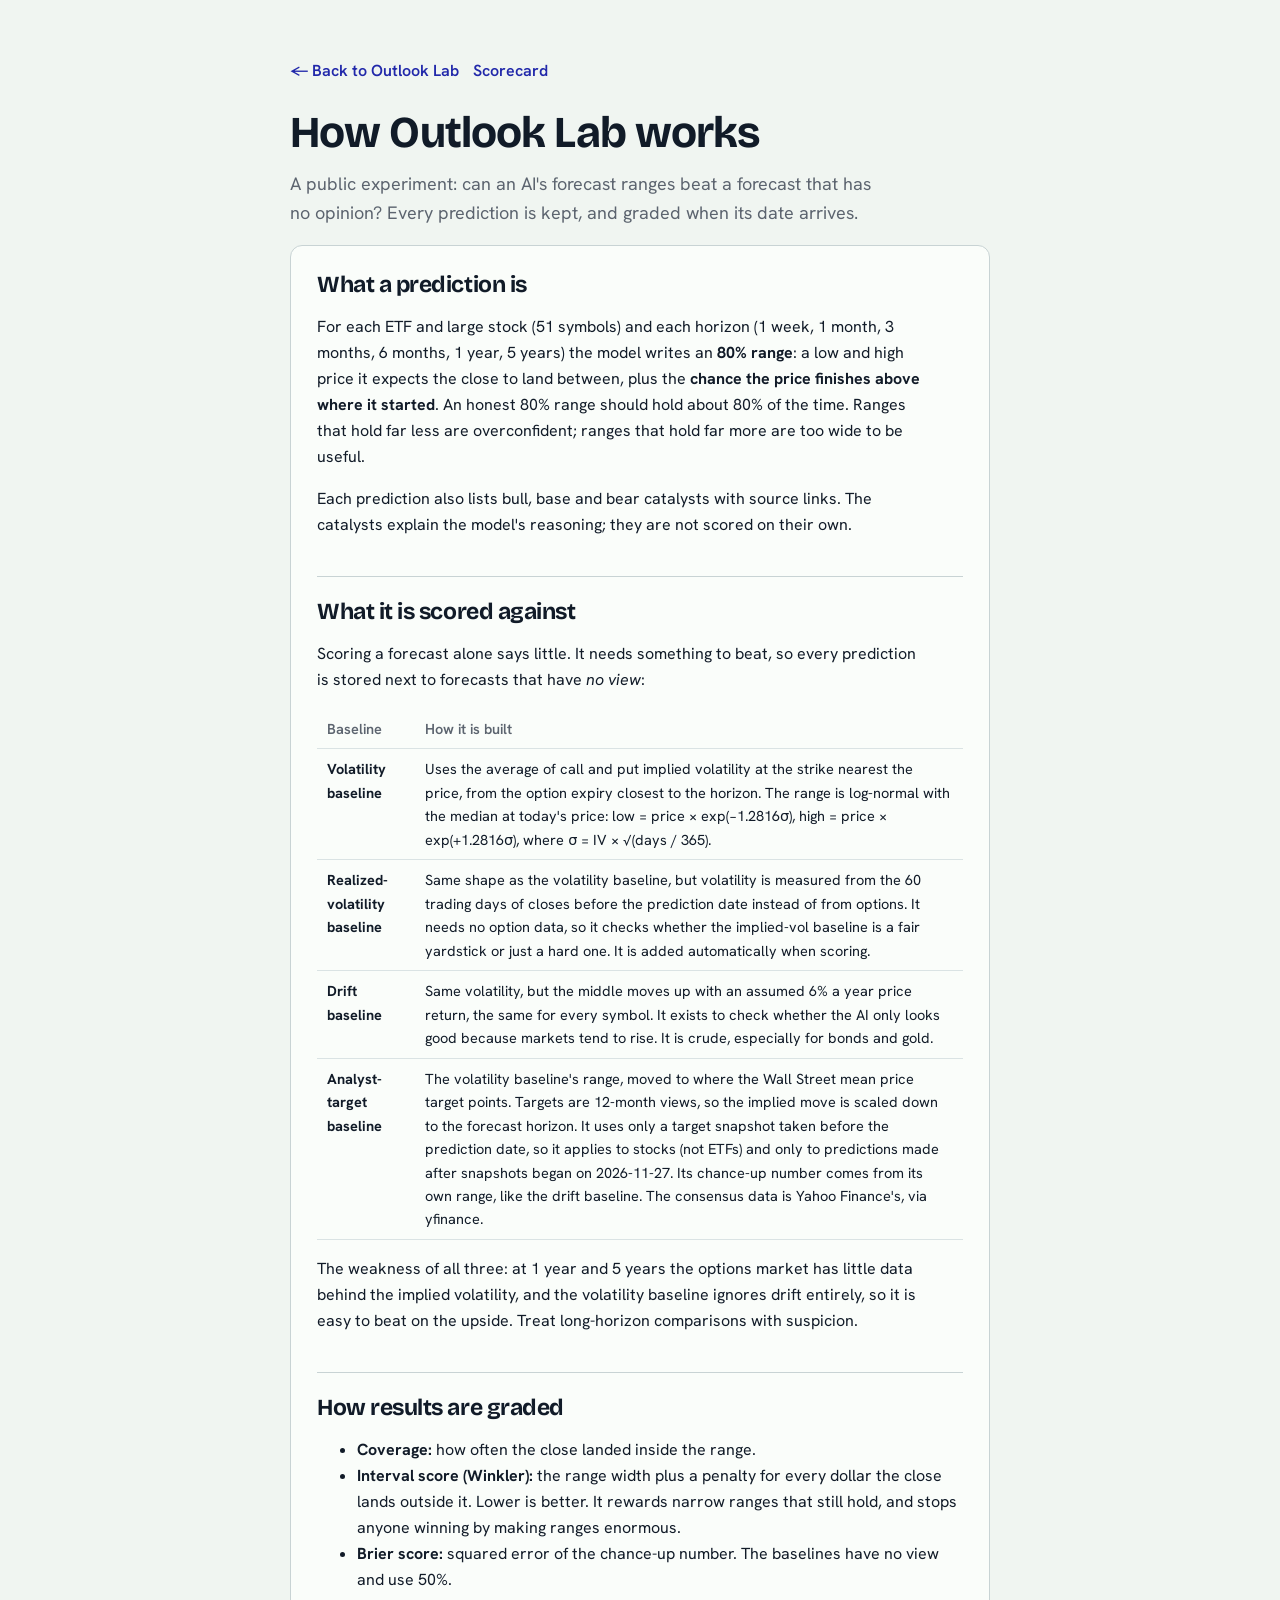
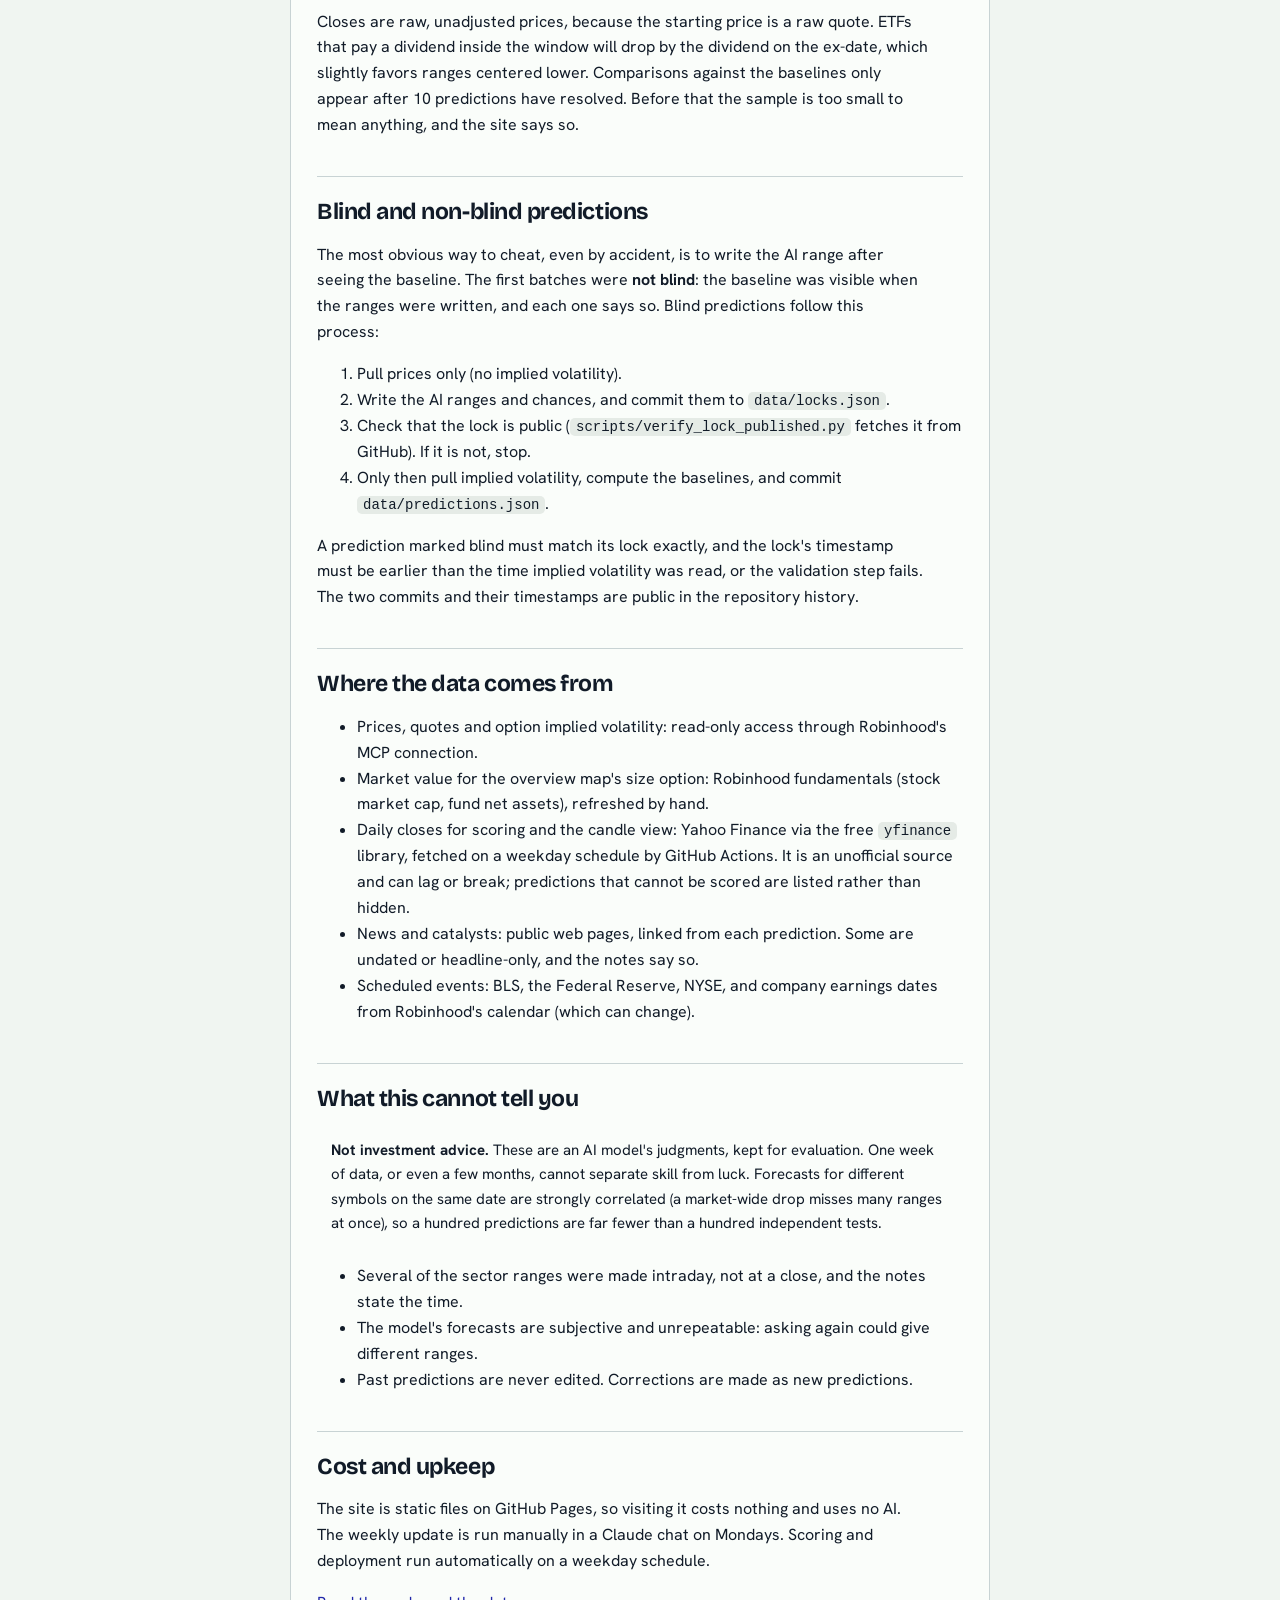
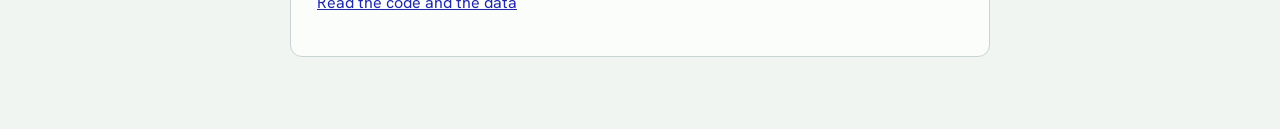
<file: site/methodology.html>
<!doctype html>
<html lang="en">
<head>
<meta charset="utf-8">
<meta name="viewport" content="width=device-width, initial-scale=1">
<title>How Outlook Lab works</title>
<meta name="description" content="How the forecast ranges are made, scored, and what the project can and cannot tell you.">
<meta property="og:title" content="How Outlook Lab works">
<link rel="preconnect" href="https://fonts.googleapis.com">
<link href="https://fonts.googleapis.com/css2?family=Bricolage+Grotesque:opsz,wght@12..96,500;12..96,700&amp;family=Hanken+Grotesk:wght@400;500;600;700&amp;display=swap" rel="stylesheet">
<meta property="og:image" content="https://quochhdo.github.io/outlook-lab/og.png">
<script>
(function () {
  var t = null;
  try { t = localStorage.getItem("ol-theme"); } catch (e) {}
  if (t !== "dark" && t !== "light") t = window.matchMedia && matchMedia("(prefers-color-scheme: dark)").matches ? "dark" : "light";
  document.documentElement.setAttribute("data-theme", t);
})();
</script>
<style>
:root {
  --display: "Bricolage Grotesque", "Hanken Grotesk", system-ui, sans-serif;
  --ink: oklch(0.22 0.03 255);
  --muted: oklch(0.5 0.02 255);
  --muted-2: oklch(0.4 0.02 255);
  --bg: oklch(0.965 0.008 150);
  --panel: oklch(0.935 0.01 150);
  --card: oklch(0.99 0.004 150);
  --line: oklch(0.86 0.012 200);
  --line-2: oklch(0.91 0.01 200);
  --accent: oklch(0.42 0.2 270);
  --accent-ink: oklch(0.38 0.2 270);
  --ai-fill: oklch(0.42 0.2 270 / 0.2);
  --base-fill: oklch(0.82 0.012 230);
  --ok: oklch(0.42 0.1 175);
  --bad: oklch(0.5 0.17 28);
  --mark: oklch(0.9 0.15 98);
  --mark-ink: oklch(0.3 0.06 90);
}
:root[data-theme="dark"] {
  --ink: oklch(0.94 0.012 150);
  --muted: oklch(0.72 0.02 230);
  --muted-2: oklch(0.8 0.015 230);
  --bg: oklch(0.2 0.025 255);
  --panel: oklch(0.25 0.028 255);
  --card: oklch(0.23 0.026 255);
  --line: oklch(0.36 0.03 255);
  --line-2: oklch(0.3 0.028 255);
  --accent: oklch(0.76 0.13 270);
  --accent-ink: oklch(0.82 0.1 270);
  --ai-fill: oklch(0.76 0.13 270 / 0.28);
  --base-fill: oklch(0.4 0.025 250);
  --ok: oklch(0.8 0.12 175);
  --bad: oklch(0.78 0.12 30);
  --mark: oklch(0.42 0.09 98);
  --mark-ink: oklch(0.93 0.08 98);
}
* { box-sizing: border-box; }
body { margin: 0; background: var(--bg); color: var(--ink); font: 16px/1.62 "Hanken Grotesk", system-ui, sans-serif; font-variant-numeric: tabular-nums; }
main { max-width: 740px; margin: 0 auto; padding: 36px 20px 72px; }
a { color: var(--accent-ink); }
h1, h2 { font-family: var(--display); letter-spacing: -0.02em; line-height: 1.15; }
h1 { font-size: 44px; margin: 18px 0 10px; font-weight: 700; }
h2 { font-size: 23px; margin: 38px 0 10px; font-weight: 700; border-top: 1px solid var(--line); padding-top: 22px; }
.card h2:first-child { border-top: 0; padding-top: 0; margin-top: 0; }
.lede { color: var(--muted); margin-top: 0; font-size: 18px; max-width: 60ch; }
p, li { max-width: 68ch; }
.card { background: var(--card); border: 1px solid var(--line); border-radius: 12px; padding: 26px 26px 24px; }
.warn { background: var(--warn-bg); color: var(--warn-ink); border: 1px solid var(--warn-line); border-radius: 10px; padding: 12px 14px; font-size: 15px; margin: 14px 0; }
code { background: var(--panel); padding: 1px 6px; border-radius: 5px; font-size: 14px; }
table { border-collapse: collapse; width: 100%; font-size: 14.5px; margin: 8px 0; }
th, td { text-align: left; padding: 8px 10px; border-bottom: 1px solid var(--line-2); vertical-align: top; }
th { color: var(--muted); font-weight: 600; }
.back { display: inline-block; font-weight: 600; text-decoration: none; padding: 6px 10px; margin-left: -10px; border-radius: 6px; }
.back:hover { background: var(--panel); }
a:focus-visible, button:focus-visible { outline: 2px solid var(--accent); outline-offset: 2px; }
@media (max-width: 560px) { h1 { font-size: 34px; } .card { padding: 20px 16px; } }
</style>
</head>
<body>
<main>
<p><a class="back" href="./">&larr; Back to Outlook Lab</a> <a class="back" href="./#scorecard">Scorecard</a></p>
<h1>How Outlook Lab works</h1>
<p class="lede">A public experiment: can an AI's forecast ranges beat a forecast that has no opinion? Every prediction is kept, and graded when its date arrives.</p>

<div class="card">

<h2>What a prediction is</h2>
<p>For each ETF and large stock (51 symbols) and each horizon (1 week, 1 month, 3 months, 6 months, 1 year, 5 years) the model writes an <strong>80% range</strong>: a low and high price it expects the close to land between, plus the <strong>chance the price finishes above where it started</strong>. An honest 80% range should hold about 80% of the time. Ranges that hold far less are overconfident; ranges that hold far more are too wide to be useful.</p>
<p>Each prediction also lists bull, base and bear catalysts with source links. The catalysts explain the model's reasoning; they are not scored on their own.</p>

<h2>What it is scored against</h2>
<p>Scoring a forecast alone says little. It needs something to beat, so every prediction is stored next to forecasts that have <em>no view</em>:</p>
<table>
<tr><th>Baseline</th><th>How it is built</th></tr>
<tr><td><strong>Volatility baseline</strong></td><td>Uses the average of call and put implied volatility at the strike nearest the price, from the option expiry closest to the horizon. The range is log-normal with the median at today's price: low = price &times; exp(&minus;1.2816&sigma;), high = price &times; exp(+1.2816&sigma;), where &sigma; = IV &times; &radic;(days / 365).</td></tr>
<tr><td><strong>Realized-volatility baseline</strong></td><td>Same shape as the volatility baseline, but volatility is measured from the 60 trading days of closes before the prediction date instead of from options. It needs no option data, so it checks whether the implied-vol baseline is a fair yardstick or just a hard one. It is added automatically when scoring.</td></tr>
<tr><td><strong>Drift baseline</strong></td><td>Same volatility, but the middle moves up with an assumed 6% a year price return, the same for every symbol. It exists to check whether the AI only looks good because markets tend to rise. It is crude, especially for bonds and gold.</td></tr>
<tr><td><strong>Analyst-target baseline</strong></td><td>The volatility baseline's range, moved to where the Wall Street mean price target points. Targets are 12-month views, so the implied move is scaled down to the forecast horizon. It uses only a target snapshot taken before the prediction date, so it applies to stocks (not ETFs) and only to predictions made after snapshots began on 2026-11-27. Its chance-up number comes from its own range, like the drift baseline. The consensus data is Yahoo Finance's, via yfinance.</td></tr>
</table>
<p>The weakness of all three: at 1 year and 5 years the options market has little data behind the implied volatility, and the volatility baseline ignores drift entirely, so it is easy to beat on the upside. Treat long-horizon comparisons with suspicion.</p>

<h2>How results are graded</h2>
<ul>
<li><strong>Coverage:</strong> how often the close landed inside the range.</li>
<li><strong>Interval score (Winkler):</strong> the range width plus a penalty for every dollar the close lands outside it. Lower is better. It rewards narrow ranges that still hold, and stops anyone winning by making ranges enormous.</li>
<li><strong>Brier score:</strong> squared error of the chance-up number. The baselines have no view and use 50%.</li>
</ul>
<p>Closes are raw, unadjusted prices, because the starting price is a raw quote. ETFs that pay a dividend inside the window will drop by the dividend on the ex-date, which slightly favors ranges centered lower. Comparisons against the baselines only appear after 10 predictions have resolved. Before that the sample is too small to mean anything, and the site says so.</p>

<h2>Blind and non-blind predictions</h2>
<p>The most obvious way to cheat, even by accident, is to write the AI range after seeing the baseline. The first batches were <strong>not blind</strong>: the baseline was visible when the ranges were written, and each one says so. Blind predictions follow this process:</p>
<ol>
<li>Pull prices only (no implied volatility).</li>
<li>Write the AI ranges and chances, and commit them to <code>data/locks.json</code>.</li>
<li>Check that the lock is public (<code>scripts/verify_lock_published.py</code> fetches it from GitHub). If it is not, stop.</li>
<li>Only then pull implied volatility, compute the baselines, and commit <code>data/predictions.json</code>.</li>
</ol>
<p>A prediction marked blind must match its lock exactly, and the lock's timestamp must be earlier than the time implied volatility was read, or the validation step fails. The two commits and their timestamps are public in the repository history.</p>

<h2>Where the data comes from</h2>
<ul>
<li>Prices, quotes and option implied volatility: read-only access through Robinhood's MCP connection.</li>
<li>Market value for the overview map's size option: Robinhood fundamentals (stock market cap, fund net assets), refreshed by hand.</li>
<li>Daily closes for scoring and the candle view: Yahoo Finance via the free <code>yfinance</code> library, fetched on a weekday schedule by GitHub Actions. It is an unofficial source and can lag or break; predictions that cannot be scored are listed rather than hidden.</li>
<li>News and catalysts: public web pages, linked from each prediction. Some are undated or headline-only, and the notes say so.</li>
<li>Scheduled events: BLS, the Federal Reserve, NYSE, and company earnings dates from Robinhood's calendar (which can change).</li>
</ul>

<h2>What this cannot tell you</h2>
<div class="warn"><strong>Not investment advice.</strong> These are an AI model's judgments, kept for evaluation. One week of data, or even a few months, cannot separate skill from luck. Forecasts for different symbols on the same date are strongly correlated (a market-wide drop misses many ranges at once), so a hundred predictions are far fewer than a hundred independent tests.</div>
<ul>
<li>Several of the sector ranges were made intraday, not at a close, and the notes state the time.</li>
<li>The model's forecasts are subjective and unrepeatable: asking again could give different ranges.</li>
<li>Past predictions are never edited. Corrections are made as new predictions.</li>
</ul>

<h2>Cost and upkeep</h2>
<p>The site is static files on GitHub Pages, so visiting it costs nothing and uses no AI. The weekly update is run manually in a Claude chat on Mondays. Scoring and deployment run automatically on a weekday schedule.</p>

<p><a href="https://github.com/QuocHHDo/outlook-lab">Read the code and the data</a></p>
</div>
</main>
</body>
</html>
</file>
